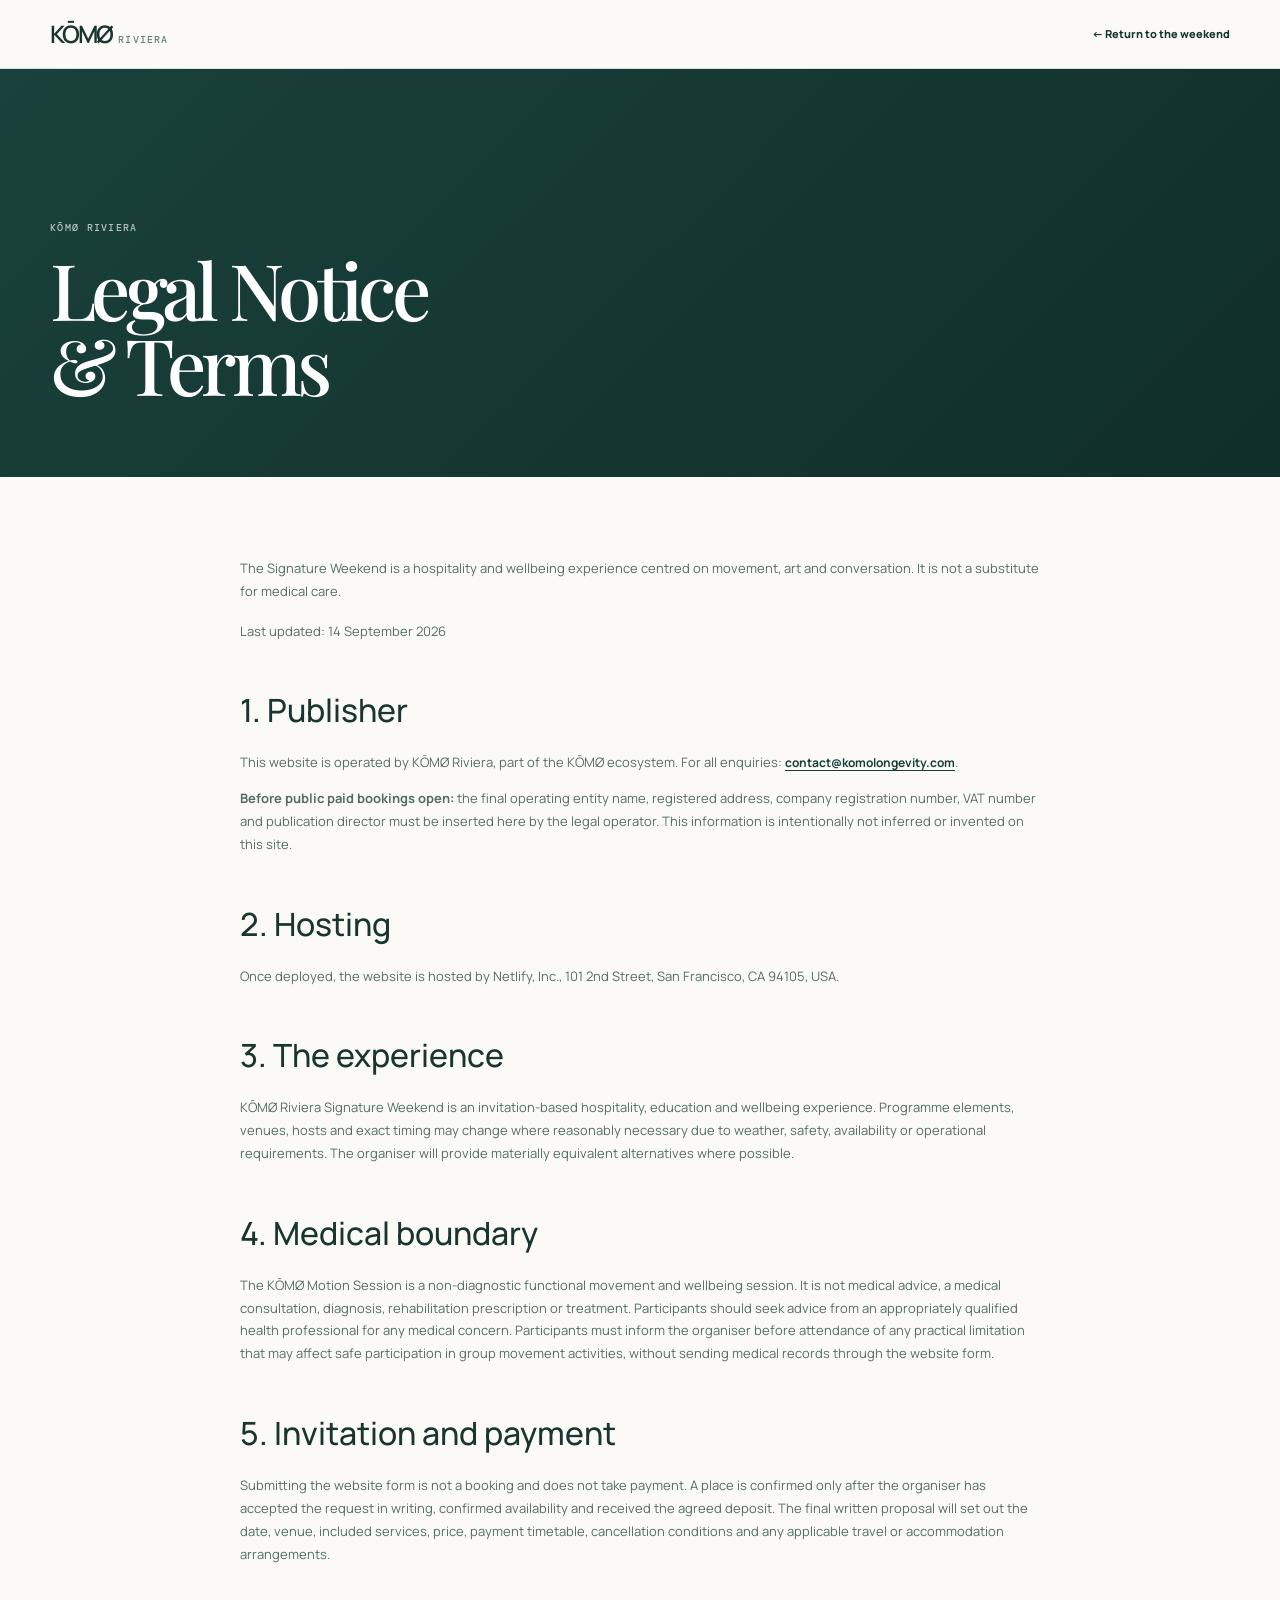
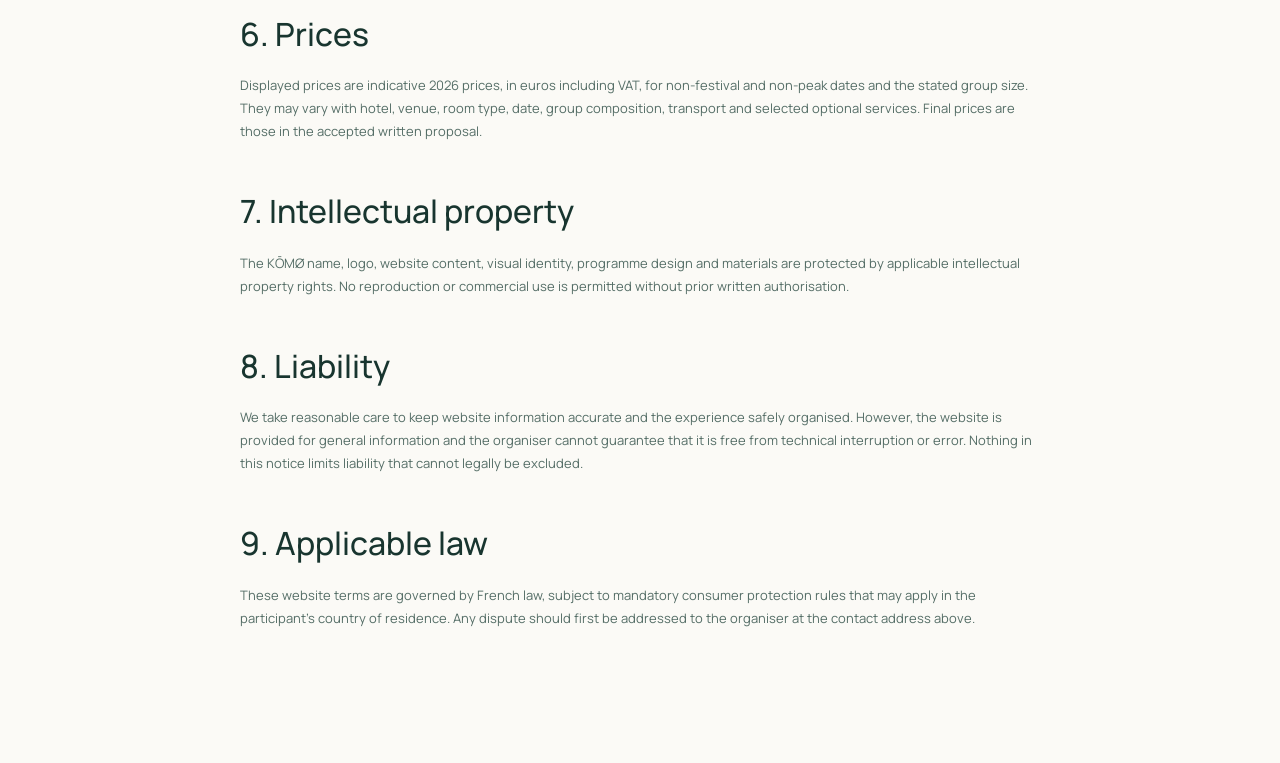
<file: legal.html>
<!doctype html>
<html lang="en">
<head>
  <meta charset="utf-8"><meta name="viewport" content="width=device-width, initial-scale=1">
  <meta name="description" content="KŌMØ Riviera Signature Weekend legal notice and participation terms.">
  <meta name="theme-color" content="#133a35">
  <title>Legal Notice — KŌMØ Riviera</title>
  <link rel="preconnect" href="https://fonts.googleapis.com"><link rel="preconnect" href="https://fonts.gstatic.com" crossorigin>
  <link href="https://fonts.googleapis.com/css2?family=DM+Mono:wght@400;500&family=Manrope:wght@400;600;700&family=Playfair+Display:ital,wght@0,500;0,600;1,500&display=swap" rel="stylesheet">
  <link rel="stylesheet" href="styles.css">
  <style>
    .policy-hero{padding:153px 0 75px;color:var(--white);background:linear-gradient(135deg,#1a413b,#102e2a)}.policy-hero h1{margin:0;font:500 clamp(48px,7vw,78px)/.96 var(--serif);letter-spacing:-.06em}.policy-main{max-width:800px;padding:80px 0 120px}.policy-main h2{margin:43px 0 14px;font-size:32px}.policy-main h3{margin:27px 0 7px;font:700 14px/1.4 var(--sans);letter-spacing:0}.policy-main p,.policy-main li{color:#546d66;font-size:13px;line-height:1.76}.policy-main ul{padding-left:21px}.policy-meta{margin-top:17px;color:#71817c;font-size:11px}.policy-nav{padding:22px 0;border-bottom:1px solid var(--line)}.policy-nav .brand{color:var(--ink)}.policy-nav .brand small{color:#69817a}.policy-nav a:last-child{margin-left:auto;font-size:11px;font-weight:800}@media(max-width:560px){.policy-main{padding:55px 0 80px}}
  </style>
</head>
<body>
  <header class="policy-nav"><div class="shell" style="display:flex;align-items:center"><a class="brand" href="index.html"><span>KŌMØ</span><small>Riviera</small></a><a href="index.html">← Return to the weekend</a></div></header>
  <main>
    <section class="policy-hero"><div class="shell"><p class="eyebrow light">KŌMØ Riviera</p><h1>Legal Notice<br>&amp; Terms</h1></div></section>
    <article class="shell policy-main">
      <p class="lead">The Signature Weekend is a hospitality and wellbeing experience centred on movement, art and conversation. It is not a substitute for medical care.</p>
      <p class="policy-meta">Last updated: 14 September 2026</p>
      <h2>1. Publisher</h2>
      <p>This website is operated by KŌMØ Riviera, part of the KŌMØ ecosystem. For all enquiries: <a href="mailto:contact@komolongevity.com" class="text-link">contact@komolongevity.com</a>.</p>
      <p><strong>Before public paid bookings open:</strong> the final operating entity name, registered address, company registration number, VAT number and publication director must be inserted here by the legal operator. This information is intentionally not inferred or invented on this site.</p>
      <h2>2. Hosting</h2>
      <p>Once deployed, the website is hosted by Netlify, Inc., 101 2nd Street, San Francisco, CA 94105, USA.</p>
      <h2>3. The experience</h2>
      <p>KŌMØ Riviera Signature Weekend is an invitation-based hospitality, education and wellbeing experience. Programme elements, venues, hosts and exact timing may change where reasonably necessary due to weather, safety, availability or operational requirements. The organiser will provide materially equivalent alternatives where possible.</p>
      <h2>4. Medical boundary</h2>
      <p>The KŌMØ Motion Session is a non-diagnostic functional movement and wellbeing session. It is not medical advice, a medical consultation, diagnosis, rehabilitation prescription or treatment. Participants should seek advice from an appropriately qualified health professional for any medical concern. Participants must inform the organiser before attendance of any practical limitation that may affect safe participation in group movement activities, without sending medical records through the website form.</p>
      <h2>5. Invitation and payment</h2>
      <p>Submitting the website form is not a booking and does not take payment. A place is confirmed only after the organiser has accepted the request in writing, confirmed availability and received the agreed deposit. The final written proposal will set out the date, venue, included services, price, payment timetable, cancellation conditions and any applicable travel or accommodation arrangements.</p>
      <h2>6. Prices</h2>
      <p>Displayed prices are indicative 2026 prices, in euros including VAT, for non-festival and non-peak dates and the stated group size. They may vary with hotel, venue, room type, date, group composition, transport and selected optional services. Final prices are those in the accepted written proposal.</p>
      <h2>7. Intellectual property</h2>
      <p>The KŌMØ name, logo, website content, visual identity, programme design and materials are protected by applicable intellectual property rights. No reproduction or commercial use is permitted without prior written authorisation.</p>
      <h2>8. Liability</h2>
      <p>We take reasonable care to keep website information accurate and the experience safely organised. However, the website is provided for general information and the organiser cannot guarantee that it is free from technical interruption or error. Nothing in this notice limits liability that cannot legally be excluded.</p>
      <h2>9. Applicable law</h2>
      <p>These website terms are governed by French law, subject to mandatory consumer protection rules that may apply in the participant’s country of residence. Any dispute should first be addressed to the organiser at the contact address above.</p>
    </article>
  </main>
</body>
</html>
</file>
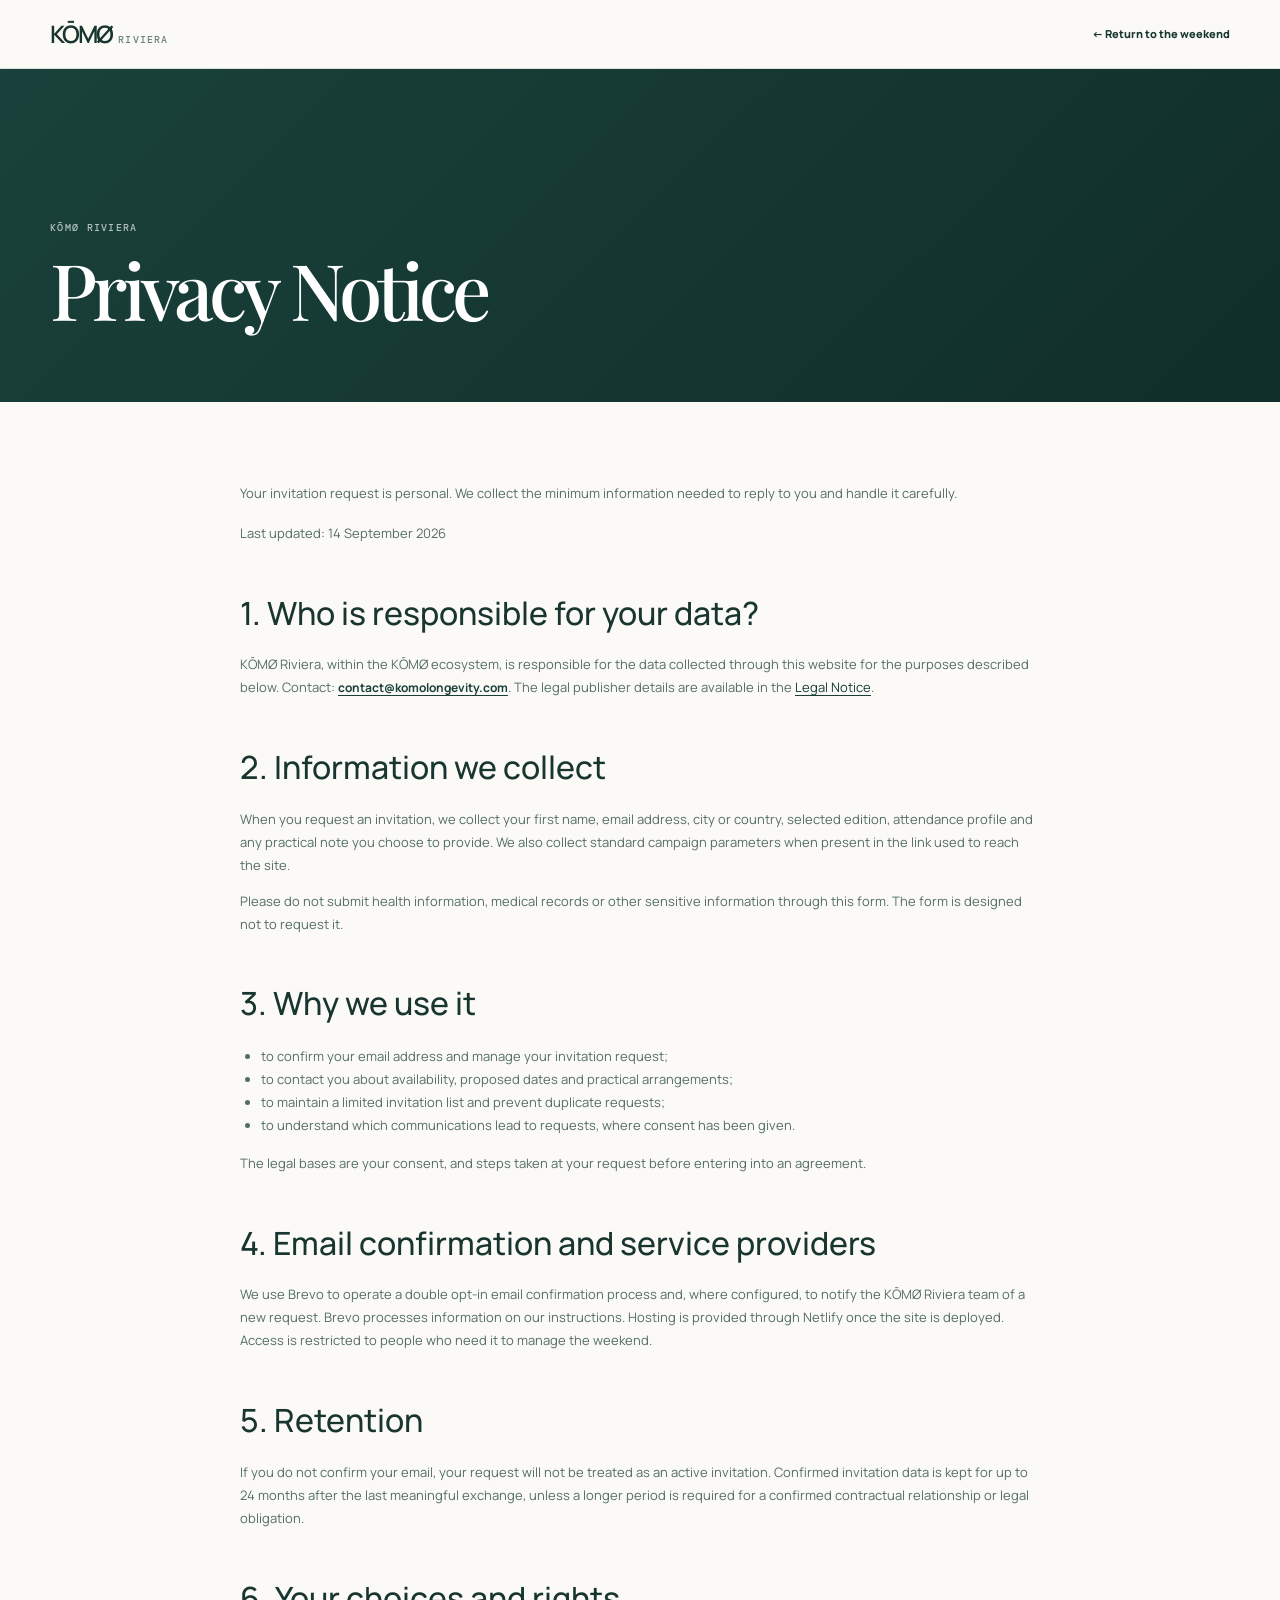
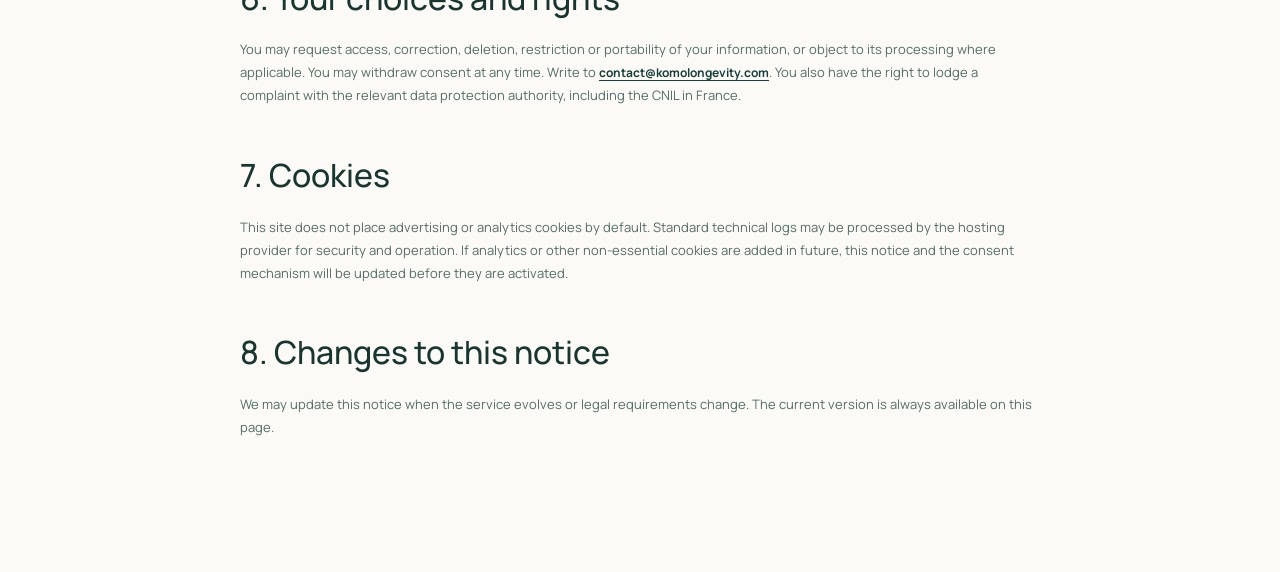
<file: privacy.html>
<!doctype html>
<html lang="en">
<head>
  <meta charset="utf-8"><meta name="viewport" content="width=device-width, initial-scale=1">
  <meta name="description" content="KŌMØ Riviera Signature Weekend Privacy Notice.">
  <meta name="theme-color" content="#133a35">
  <title>Privacy Notice — KŌMØ Riviera</title>
  <link rel="preconnect" href="https://fonts.googleapis.com"><link rel="preconnect" href="https://fonts.gstatic.com" crossorigin>
  <link href="https://fonts.googleapis.com/css2?family=DM+Mono:wght@400;500&family=Manrope:wght@400;600;700&family=Playfair+Display:ital,wght@0,500;0,600;1,500&display=swap" rel="stylesheet">
  <link rel="stylesheet" href="styles.css">
  <style>
    .policy-hero{padding:153px 0 75px;color:var(--white);background:linear-gradient(135deg,#1a413b,#102e2a)}.policy-hero h1{margin:0;font:500 clamp(48px,7vw,78px)/.96 var(--serif);letter-spacing:-.06em}.policy-main{max-width:800px;padding:80px 0 120px}.policy-main h2{margin:43px 0 14px;font-size:32px}.policy-main h3{margin:27px 0 7px;font:700 14px/1.4 var(--sans);letter-spacing:0}.policy-main p,.policy-main li{color:#546d66;font-size:13px;line-height:1.76}.policy-main ul{padding-left:21px}.policy-meta{margin-top:17px;color:#71817c;font-size:11px}.policy-nav{padding:22px 0;border-bottom:1px solid var(--line)}.policy-nav .brand{color:var(--ink)}.policy-nav .brand small{color:#69817a}.policy-nav a:last-child{margin-left:auto;font-size:11px;font-weight:800}@media(max-width:560px){.policy-main{padding:55px 0 80px}}
  </style>
</head>
<body>
  <header class="policy-nav"><div class="shell" style="display:flex;align-items:center"><a class="brand" href="index.html"><span>KŌMØ</span><small>Riviera</small></a><a href="index.html">← Return to the weekend</a></div></header>
  <main>
    <section class="policy-hero"><div class="shell"><p class="eyebrow light">KŌMØ Riviera</p><h1>Privacy Notice</h1></div></section>
    <article class="shell policy-main">
      <p class="lead">Your invitation request is personal. We collect the minimum information needed to reply to you and handle it carefully.</p>
      <p class="policy-meta">Last updated: 14 September 2026</p>
      <h2>1. Who is responsible for your data?</h2>
      <p>KŌMØ Riviera, within the KŌMØ ecosystem, is responsible for the data collected through this website for the purposes described below. Contact: <a href="mailto:contact@komolongevity.com" class="text-link">contact@komolongevity.com</a>. The legal publisher details are available in the <a href="legal.html">Legal Notice</a>.</p>
      <h2>2. Information we collect</h2>
      <p>When you request an invitation, we collect your first name, email address, city or country, selected edition, attendance profile and any practical note you choose to provide. We also collect standard campaign parameters when present in the link used to reach the site.</p>
      <p>Please do not submit health information, medical records or other sensitive information through this form. The form is designed not to request it.</p>
      <h2>3. Why we use it</h2>
      <ul>
        <li>to confirm your email address and manage your invitation request;</li>
        <li>to contact you about availability, proposed dates and practical arrangements;</li>
        <li>to maintain a limited invitation list and prevent duplicate requests;</li>
        <li>to understand which communications lead to requests, where consent has been given.</li>
      </ul>
      <p>The legal bases are your consent, and steps taken at your request before entering into an agreement.</p>
      <h2>4. Email confirmation and service providers</h2>
      <p>We use Brevo to operate a double opt-in email confirmation process and, where configured, to notify the KŌMØ Riviera team of a new request. Brevo processes information on our instructions. Hosting is provided through Netlify once the site is deployed. Access is restricted to people who need it to manage the weekend.</p>
      <h2>5. Retention</h2>
      <p>If you do not confirm your email, your request will not be treated as an active invitation. Confirmed invitation data is kept for up to 24 months after the last meaningful exchange, unless a longer period is required for a confirmed contractual relationship or legal obligation.</p>
      <h2>6. Your choices and rights</h2>
      <p>You may request access, correction, deletion, restriction or portability of your information, or object to its processing where applicable. You may withdraw consent at any time. Write to <a href="mailto:contact@komolongevity.com" class="text-link">contact@komolongevity.com</a>. You also have the right to lodge a complaint with the relevant data protection authority, including the CNIL in France.</p>
      <h2>7. Cookies</h2>
      <p>This site does not place advertising or analytics cookies by default. Standard technical logs may be processed by the hosting provider for security and operation. If analytics or other non-essential cookies are added in future, this notice and the consent mechanism will be updated before they are activated.</p>
      <h2>8. Changes to this notice</h2>
      <p>We may update this notice when the service evolves or legal requirements change. The current version is always available on this page.</p>
    </article>
  </main>
</body>
</html>
</file>
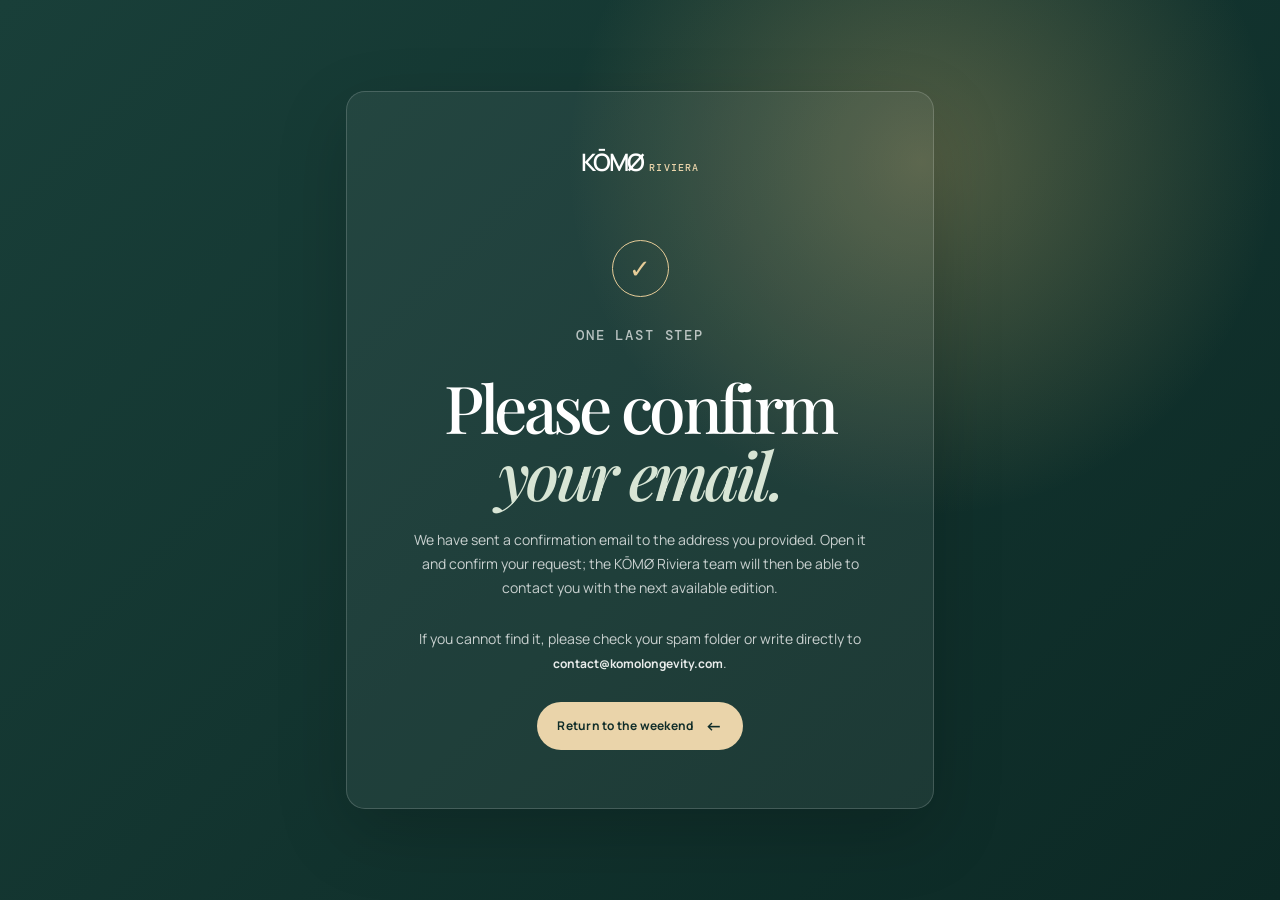
<file: thank-you.html>
<!doctype html>
<html lang="en">
<head>
  <meta charset="utf-8"><meta name="viewport" content="width=device-width, initial-scale=1">
  <meta name="robots" content="noindex">
  <meta name="theme-color" content="#133a35">
  <title>Confirm your email — KŌMØ Riviera</title>
  <link rel="preconnect" href="https://fonts.googleapis.com"><link rel="preconnect" href="https://fonts.gstatic.com" crossorigin>
  <link href="https://fonts.googleapis.com/css2?family=DM+Mono:wght@400;500&family=Manrope:wght@400;600;700&family=Playfair+Display:ital,wght@0,500;0,600;1,500&display=swap" rel="stylesheet">
  <link rel="stylesheet" href="styles.css">
  <style>
    .confirmation { min-height: 100vh; display:grid; place-items:center; padding:32px 0; color:var(--white); background:radial-gradient(circle at 72% 18%,rgba(214,180,109,.33),transparent 30%),linear-gradient(135deg,#193f39,#0c2925); }
    .confirmation-card { max-width:670px; padding:58px; text-align:center; border:1px solid rgba(255,255,255,.17); border-radius:19px; background:rgba(255,255,255,.06); box-shadow:0 25px 70px rgba(0,0,0,.18); }
    .confirmation-card .brand { justify-content:center; margin-bottom:66px; }
    .confirmation-card h1 { margin:0 0 19px; font:500 clamp(43px,6vw,66px)/1.02 var(--serif); letter-spacing:-.055em; }
    .confirmation-card h1 em { color:#d8e5d5; font-style:italic; }
    .confirmation-card p { max-width:470px; margin:0 auto 27px; color:rgba(255,255,255,.76); font-size:14px; line-height:1.72; }
    .confirmation-icon { width:57px; height:57px; display:grid; place-items:center; margin:0 auto 26px; border:1px solid #e6cc98; border-radius:50%; color:#e6cc98; font-size:26px; }
    @media(max-width:560px){.confirmation-card{padding:36px 22px}.confirmation-card .brand{margin-bottom:45px}}
  </style>
</head>
<body>
  <main class="confirmation">
    <div class="confirmation-card">
      <a class="brand" href="index.html"><span>KŌMØ</span><small>Riviera</small></a>
      <div class="confirmation-icon">✓</div>
      <p class="eyebrow light">One last step</p>
      <h1>Please confirm<br><em>your email.</em></h1>
      <p>We have sent a confirmation email to the address you provided. Open it and confirm your request; the KŌMØ Riviera team will then be able to contact you with the next available edition.</p>
      <p>If you cannot find it, please check your spam folder or write directly to <a href="mailto:contact@komolongevity.com" class="text-link text-link-light">contact@komolongevity.com</a>.</p>
      <a class="button button-sand" href="index.html">Return to the weekend <span>←</span></a>
    </div>
  </main>
</body>
</html>
</file>
<file: styles.css>
:root {
  --forest: #183e39;
  --forest-deep: #102d29;
  --ink: #18352f;
  --cream: #f5f0e7;
  --paper: #fbfaf6;
  --sand: #d9b57a;
  --sand-soft: #ead4aa;
  --sage: #a4b7a8;
  --muted: #667972;
  --line: rgba(24, 62, 57, .14);
  --white: #ffffff;
  --serif: "Playfair Display", Georgia, serif;
  --sans: "Manrope", Arial, sans-serif;
  --mono: "DM Mono", monospace;
}

* { box-sizing: border-box; }

html { scroll-behavior: smooth; scroll-padding-top: 92px; }

body {
  margin: 0;
  color: var(--ink);
  background: var(--paper);
  font: 400 15px/1.62 var(--sans);
  -webkit-font-smoothing: antialiased;
  text-rendering: optimizeLegibility;
}

body.menu-open { overflow: hidden; }

img { max-width: 100%; display: block; }

a { color: inherit; text-decoration: none; }

button,
input,
select,
textarea { font: inherit; }

button { cursor: pointer; }

h1, h2, h3, p, figure { margin-top: 0; }

h1, h2, h3 { font-weight: 500; }

h1 em, h2 em { color: var(--sand); font-style: italic; }

::selection { color: var(--forest-deep); background: var(--sand-soft); }

.shell { width: min(1180px, calc(100% - 56px)); margin-inline: auto; }

.sr-only {
  width: 1px;
  height: 1px;
  position: absolute;
  overflow: hidden;
  clip: rect(0, 0, 0, 0);
  white-space: nowrap;
}

.skip-link {
  z-index: 20;
  position: fixed;
  top: 12px;
  left: 12px;
  padding: 10px 14px;
  color: var(--forest);
  background: var(--sand);
  transform: translateY(-160%);
  transition: transform .2s ease;
}

.skip-link:focus { transform: translateY(0); }

.eyebrow {
  margin: 0 0 18px;
  color: #73877e;
  font: 500 10px/1.2 var(--mono);
  letter-spacing: .13em;
  text-transform: uppercase;
}

.eyebrow.light { color: rgba(255, 255, 255, .68); }

.lead { font-size: 17px; line-height: 1.65; }

.button {
  min-height: 48px;
  display: inline-flex;
  align-items: center;
  justify-content: center;
  gap: 12px;
  padding: 13px 19px;
  border: 1px solid transparent;
  border-radius: 999px;
  font-size: 12px;
  font-weight: 700;
  letter-spacing: .02em;
  transition: transform .2s ease, background .2s ease, border-color .2s ease;
}

.button:hover { transform: translateY(-2px); }

.button span,
.text-link span { font-size: 17px; line-height: 0; }

.button-sand { color: var(--forest-deep); background: var(--sand-soft); }

.button-sand:hover { background: #f1dfbd; }

.button-forest { color: var(--white); background: var(--forest); }

.button-forest:hover { background: #244d46; }

.text-link {
  display: inline-flex;
  align-items: center;
  gap: 8px;
  color: var(--forest);
  font-size: 12px;
  font-weight: 700;
}

.text-link:hover { color: #6a4a1d; }

.text-link-light { color: rgba(255, 255, 255, .9); }

.text-link-light:hover { color: var(--sand-soft); }

/* Header */
.site-header {
  z-index: 10;
  width: 100%;
  position: absolute;
  top: 0;
  left: 0;
  color: var(--white);
}

.nav-shell {
  min-height: 86px;
  display: flex;
  align-items: center;
  justify-content: space-between;
  border-bottom: 1px solid rgba(255, 255, 255, .17);
}

.brand {
  display: inline-flex;
  align-items: baseline;
  gap: 6px;
  color: inherit;
  font: 600 24px/1 var(--sans);
  letter-spacing: -.08em;
}

.brand small {
  color: var(--sand-soft);
  font: 500 10px/1 var(--mono);
  letter-spacing: .11em;
  text-transform: uppercase;
}

.site-nav { display: flex; align-items: center; gap: 27px; }

.site-nav > a {
  color: rgba(255, 255, 255, .84);
  font-size: 12px;
  font-weight: 600;
}

.site-nav > a:hover { color: var(--white); }

.site-nav .nav-cta {
  padding: 10px 15px;
  color: var(--forest-deep);
  background: var(--sand-soft);
  border-radius: 999px;
}

.nav-cta span { font-size: 16px; }

.nav-toggle { display: none; }

/* Hero */
.hero {
  min-height: min(710px, 92svh);
  position: relative;
  isolation: isolate;
  overflow: hidden;
  color: var(--white);
  background: var(--forest-deep);
}

.hero-photo,
.hero-wash {
  z-index: -2;
  position: absolute;
  inset: 0;
  width: 100%;
  height: 100%;
}

.hero-photo { object-fit: cover; object-position: 50% 58%; }

.hero-wash {
  z-index: -1;
  background:
    linear-gradient(90deg, rgba(11, 37, 34, .84) 0%, rgba(12, 39, 36, .58) 43%, rgba(9, 31, 28, .21) 100%),
    linear-gradient(0deg, rgba(10, 35, 32, .48), transparent 44%);
}

.hero-inner {
  min-height: min(710px, 92svh);
  display: flex;
  flex-direction: column;
  justify-content: flex-end;
  align-items: flex-start;
  padding-top: 148px;
  padding-bottom: 48px;
}

.hero h1 {
  max-width: 800px;
  margin: 0;
  font: 500 clamp(52px, 6.5vw, 89px)/.98 var(--serif);
  letter-spacing: -.06em;
}

.hero-copy {
  max-width: 555px;
  margin: 24px 0 27px;
  color: rgba(255, 255, 255, .89);
  font-size: 16px;
  line-height: 1.63;
}

.hero-actions { display: flex; align-items: center; gap: 23px; }

.hero-facts {
  width: 100%;
  display: grid;
  grid-template-columns: repeat(3, minmax(0, 1fr));
  gap: 20px;
  margin-top: 67px;
  padding-top: 18px;
  border-top: 1px solid rgba(255, 255, 255, .24);
}

.hero-facts div { display: grid; gap: 3px; }

.hero-facts strong { font-size: 13px; }

.hero-facts span { color: rgba(255, 255, 255, .7); font-size: 11px; }

/* Shared sections */
.intro,
.motion-grid { display: grid; grid-template-columns: 1fr 1fr; gap: clamp(42px, 7vw, 110px); align-items: center; }

.intro { padding-top: 100px; padding-bottom: 100px; }

.intro h2,
.motion-copy h2,
.section-heading h2 {
  margin: 0;
  font: 500 clamp(40px, 4vw, 62px)/1.02 var(--serif);
  letter-spacing: -.055em;
}

.intro-copy { max-width: 530px; }

.intro-copy .lead { margin: 26px 0 32px; color: #4e655e; }

.mini-points {
  max-width: 460px;
  display: grid;
  gap: 12px;
  padding-top: 19px;
  border-top: 1px solid var(--line);
}

.mini-points p { margin: 0; color: #526861; font-size: 13px; }

.mini-points span {
  display: inline-block;
  min-width: 36px;
  color: #9c8055;
  font: 500 10px var(--mono);
}

.mini-points b { color: var(--forest); }

.intro-image,
.motion-image { margin: 0; }

.intro-image img {
  width: 100%;
  min-height: 460px;
  object-fit: cover;
  border-radius: 2px;
}

.intro-image figcaption {
  margin-top: 11px;
  color: #81918c;
  font: 400 10px/1.4 var(--mono);
}

/* Programme */
.section-dark { color: var(--white); background: var(--forest-deep); }

.programme { padding: 94px 0 100px; }

.section-heading {
  display: grid;
  grid-template-columns: minmax(0, 1fr) minmax(260px, 390px);
  align-items: end;
  gap: 48px;
}

.section-heading > p { max-width: 390px; margin: 0 0 4px; color: #9db3aa; font-size: 13px; line-height: 1.65; }

.programme-heading h2 { color: var(--white); }

.day-grid { display: grid; grid-template-columns: repeat(3, 1fr); gap: 13px; margin-top: 48px; }

.day-card {
  min-height: 330px;
  padding: 27px 24px;
  border: 1px solid rgba(255, 255, 255, .18);
  background: rgba(255, 255, 255, .035);
}

.day-card.featured { border-color: rgba(232, 211, 167, .65); background: rgba(232, 211, 167, .09); }

.day-card-top { display: flex; justify-content: space-between; gap: 10px; margin-bottom: 49px; color: var(--sand-soft); font: 500 10px/1.2 var(--mono); letter-spacing: .08em; text-transform: uppercase; }

.day-card h3 { min-height: 55px; margin: 0 0 25px; color: var(--white); font: 500 28px/1.02 var(--serif); letter-spacing: -.04em; }

.agenda { display: grid; gap: 12px; margin: 0; padding: 0; list-style: none; }

.agenda li { display: grid; grid-template-columns: 42px 1fr; gap: 9px; align-items: baseline; color: rgba(255, 255, 255, .78); font-size: 11px; line-height: 1.44; }

.agenda b { color: var(--sand-soft); font: 500 10px var(--mono); }

/* Motion */
.motion-section { padding: 96px 0; background: #eef0e8; }

.motion-image img { width: 100%; min-height: 500px; object-fit: cover; }

.motion-copy .lead { margin: 25px 0 28px; color: #4f675e; }

.motion-list { display: grid; gap: 0; border-top: 1px solid var(--line); }

.motion-list p {
  display: grid;
  grid-template-columns: 110px 1fr;
  gap: 13px;
  margin: 0;
  padding: 13px 0;
  border-bottom: 1px solid var(--line);
  color: #647970;
  font-size: 12px;
  line-height: 1.5;
}

.motion-list b { color: var(--forest); font-size: 12px; }

.note { max-width: 520px; margin: 20px 0 0; color: #7c8d87; font-size: 10px; line-height: 1.6; }

/* Included and editions */
.what-included { padding-top: 88px; padding-bottom: 91px; }

.compact-heading { align-items: center; }

.included-grid {
  display: grid;
  grid-template-columns: repeat(4, 1fr);
  margin-top: 41px;
  border-top: 1px solid var(--line);
  border-bottom: 1px solid var(--line);
}

.included-grid p {
  min-height: 105px;
  display: flex;
  flex-direction: column;
  justify-content: center;
  gap: 11px;
  margin: 0;
  padding: 17px 20px;
  border-right: 1px solid var(--line);
  color: #40574f;
  font-size: 12px;
  line-height: 1.48;
}

.included-grid p:first-child { padding-left: 0; }

.included-grid p:last-child { border-right: 0; }

.included-grid span { color: #a58451; font: 500 10px var(--mono); }

.editions { padding-top: 85px; padding-bottom: 100px; }

.edition-grid { display: grid; grid-template-columns: repeat(3, 1fr); gap: 14px; margin-top: 42px; }

.edition-card {
  min-height: 312px;
  display: flex;
  flex-direction: column;
  align-items: flex-start;
  padding: 27px 25px 24px;
  border: 1px solid var(--line);
  background: var(--white);
}

.edition-card.edition-featured { color: var(--white); background: var(--forest); border-color: var(--forest); }

.edition-label { margin: 0 0 42px; color: #8a7961; font: 500 10px/1.1 var(--mono); letter-spacing: .09em; text-transform: uppercase; }

.edition-featured .edition-label { color: var(--sand-soft); }

.edition-card h3 { margin: 0 0 10px; font: 500 30px/1.04 var(--serif); letter-spacing: -.04em; }

.price { margin: 0 0 17px; font: 500 27px/1 var(--serif); letter-spacing: -.04em; }

.price small { color: inherit; font: 500 10px var(--sans); letter-spacing: 0; }

.edition-card > p:not(.edition-label):not(.price) { max-width: 290px; margin-bottom: auto; color: #5d716a; font-size: 12px; line-height: 1.55; }

.edition-featured > p:not(.edition-label):not(.price) { color: rgba(255, 255, 255, .71); }

.edition-card .button,
.edition-card .text-link { margin-top: 23px; }

.edition-featured .button { padding-inline: 16px; }

.price-note { margin: 17px 0 0; color: #7c8e87; font-size: 10px; line-height: 1.55; }


/* KŌMØ experience bridge */
.ecosystem-band { color: var(--white); background: #285149; }
.ecosystem-inner { display: grid; grid-template-columns: minmax(0, .92fr) minmax(430px, 1.08fr); gap: clamp(45px, 7vw, 106px); align-items: center; padding-top: 63px; padding-bottom: 63px; }
.ecosystem-copy h2 { max-width: 590px; margin: 0; font: 500 clamp(35px, 3.7vw, 54px)/1.03 var(--serif); letter-spacing: -.05em; }
.ecosystem-copy > p:not(.eyebrow) { max-width: 520px; margin: 19px 0 24px; color: rgba(255,255,255,.75); font-size: 13px; line-height: 1.68; }
.ecosystem-path { display: grid; grid-template-columns: repeat(3, 1fr); border-top: 1px solid rgba(255,255,255,.2); border-bottom: 1px solid rgba(255,255,255,.2); }
.ecosystem-path article { min-height: 151px; display: flex; flex-direction: column; justify-content: center; gap: 9px; padding: 18px 17px; border-right: 1px solid rgba(255,255,255,.2); }
.ecosystem-path article:first-child { padding-left: 0; }
.ecosystem-path article:last-child { border-right: 0; }
.ecosystem-path span { color: var(--sand-soft); font: 500 10px var(--mono); }
.ecosystem-path h3 { margin: 0; color: var(--white); font: 500 23px/1 var(--serif); letter-spacing: -.035em; }
.ecosystem-path p { margin: 0; color: rgba(255,255,255,.69); font-size: 11px; line-height: 1.52; }


/* Host */
.host-strip { color: var(--white); background: #2d514a; }

.host-strip-inner {
  min-height: 230px;
  display: grid;
  grid-template-columns: .8fr 1.2fr auto;
  gap: 49px;
  align-items: center;
}

.host-strip h2 { margin: 0; font: 500 36px/1 var(--serif); letter-spacing: -.04em; }

.host-strip-inner > p { max-width: 520px; margin: 0; color: rgba(255, 255, 255, .76); font-size: 13px; line-height: 1.66; }

/* Form */
.apply-section { position: relative; isolation: isolate; overflow: hidden; color: var(--white); background: var(--forest-deep); }

.apply-photo,
.apply-wash { z-index: -2; position: absolute; inset: 0; width: 100%; height: 100%; }

.apply-photo { object-fit: cover; object-position: center 62%; filter: saturate(.75); }

.apply-wash {
  z-index: -1;
  background: linear-gradient(90deg, rgba(12, 42, 38, .95), rgba(13, 46, 42, .84) 53%, rgba(12, 42, 38, .72));
}

.apply-grid {
  display: grid;
  grid-template-columns: minmax(0, .8fr) minmax(450px, 1.2fr);
  gap: clamp(43px, 8vw, 120px);
  align-items: start;
  padding-top: 94px;
  padding-bottom: 98px;
}

.apply-intro { padding-top: 19px; }

.apply-intro h2 { margin: 0; font: 500 clamp(44px, 4.3vw, 66px)/1.01 var(--serif); letter-spacing: -.055em; }

.apply-intro > p:not(.eyebrow) { max-width: 360px; margin: 25px 0; color: rgba(255, 255, 255, .76); font-size: 14px; line-height: 1.65; }

.apply-facts { display: grid; gap: 8px; color: var(--sand-soft); font: 500 10px var(--mono); letter-spacing: .06em; text-transform: uppercase; }

.apply-facts span::before { content: "— "; color: rgba(255, 255, 255, .55); }

.application-form {
  display: grid;
  grid-template-columns: 1fr;
  gap: 14px;
  padding: 29px;
  border: 1px solid rgba(255, 255, 255, .24);
  background: rgba(8, 32, 29, .42);
  backdrop-filter: blur(6px);
}

.honeypot { position: absolute; left: -9999px; opacity: 0; }

.form-row { display: grid; grid-template-columns: 1fr 1fr; gap: 14px; }

.field { display: grid; gap: 6px; color: rgba(255, 255, 255, .78); font-size: 10px; font-weight: 600; letter-spacing: .02em; }

.field span { color: rgba(255, 255, 255, .52); font-weight: 400; }

.field input,
.field select,
.field textarea {
  width: 100%;
  min-height: 43px;
  padding: 10px 11px;
  border: 1px solid rgba(255, 255, 255, .26);
  border-radius: 0;
  outline: none;
  color: var(--white);
  background: rgba(255, 255, 255, .08);
  font-size: 13px;
  transition: border-color .2s ease, background .2s ease;
}

.field textarea { resize: vertical; min-height: 68px; }

.field input:focus,
.field select:focus,
.field textarea:focus { border-color: var(--sand-soft); background: rgba(255, 255, 255, .13); }

.field option { color: var(--forest); background: var(--white); }

.check {
  display: grid;
  grid-template-columns: 16px 1fr;
  gap: 9px;
  align-items: start;
  color: rgba(255, 255, 255, .7);
  font-size: 10px;
  line-height: 1.48;
}

.check input { width: 14px; height: 14px; margin: 1px 0 0; accent-color: var(--sand); }

.check a { color: var(--sand-soft); text-decoration: underline; text-underline-offset: 2px; }

.submit-button { justify-self: start; margin-top: 5px; }

.submit-button:disabled { cursor: wait; opacity: .65; transform: none; }

.form-status { min-height: 17px; margin: -4px 0 0; color: var(--sand-soft); font-size: 11px; }

.form-status.error { color: #ffb4a5; }

.form-footnote { margin: -2px 0 0; color: rgba(255, 255, 255, .58); font-size: 10px; line-height: 1.5; }

/* Footer */
.site-footer { color: rgba(255, 255, 255, .74); background: #112f2b; }

.footer-top {
  min-height: 114px;
  display: flex;
  align-items: center;
  justify-content: space-between;
  gap: 28px;
  border-bottom: 1px solid rgba(255, 255, 255, .16);
}

.footer-top > p { margin: 0; font-size: 12px; }

.footer-top > a:not(.brand) { color: var(--sand-soft); font-size: 12px; }

.footer-bottom {
  min-height: 62px;
  display: flex;
  align-items: center;
  justify-content: space-between;
  gap: 22px;
  color: rgba(255, 255, 255, .5);
  font: 400 10px var(--mono);
}

.footer-bottom > div { display: flex; flex-wrap: wrap; gap: 17px; }

.footer-bottom a:hover,
.image-credits a:hover { color: var(--sand-soft); }

.image-credits { padding-bottom: 18px; color: rgba(255, 255, 255, .37); font-size: 9px; }

/* Shared support for confirmation and policy pages */
.confirmation .brand { color: var(--white); }

.policy-nav .brand { color: var(--forest); }

.policy-nav .brand small { color: #a78552; }

.policy-main a { color: var(--forest); text-decoration: underline; text-underline-offset: 3px; }

@media (max-width: 900px) {
  .shell { width: min(100% - 40px, 740px); }
  .site-nav { gap: 18px; }
  .hero { min-height: 690px; }
  .hero-inner { min-height: 690px; }
  .intro,
  .motion-grid,
  .apply-grid { grid-template-columns: 1fr; }
  .intro-image { max-width: 620px; }
  .motion-image { max-width: 650px; }
  .section-heading { grid-template-columns: 1fr; gap: 20px; }
  .section-heading > p { max-width: 520px; }
  .day-grid { grid-template-columns: 1fr; }
  .day-card { min-height: 0; }
  .day-card h3 { min-height: 0; }
  .included-grid { grid-template-columns: 1fr 1fr; }
  .included-grid p:nth-child(2) { border-right: 0; }
  .included-grid p:nth-child(-n+2) { border-bottom: 1px solid var(--line); }
  .included-grid p:nth-child(3) { padding-left: 0; }
  .edition-grid { grid-template-columns: 1fr; max-width: 600px; }
  .edition-card { min-height: 0; }
  .edition-label { margin-bottom: 27px; }
  .host-strip-inner { min-height: 0; grid-template-columns: 1fr; gap: 20px; padding-top: 50px; padding-bottom: 50px; }
  .apply-intro { padding-top: 0; }
  .apply-grid { max-width: 650px; }
}

@media (max-width: 670px) {
  html { scroll-padding-top: 69px; }
  body { font-size: 14px; }
  .shell { width: calc(100% - 40px); }
  .nav-shell { min-height: 69px; }
  .brand { font-size: 22px; }
  .nav-toggle {
    width: 42px;
    height: 42px;
    display: grid;
    place-content: center;
    gap: 5px;
    padding: 0;
    border: 0;
    color: var(--white);
    background: transparent;
  }
  .nav-toggle i { width: 20px; height: 1px; display: block; background: currentColor; transition: transform .2s ease; }
  .nav-toggle[aria-expanded="true"] i:first-of-type { transform: translateY(3px) rotate(45deg); }
  .nav-toggle[aria-expanded="true"] i:last-of-type { transform: translateY(-3px) rotate(-45deg); }
  .site-nav {
    width: 100%;
    display: none;
    position: absolute;
    top: 69px;
    left: 0;
    flex-direction: column;
    align-items: stretch;
    gap: 0;
    padding: 16px 20px 22px;
    color: var(--forest);
    background: var(--paper);
    box-shadow: 0 18px 35px rgba(0, 0, 0, .12);
  }
  .site-nav.is-open { display: flex; }
  .site-nav > a { padding: 12px 0; color: var(--forest); border-bottom: 1px solid var(--line); }
  .site-nav .nav-cta { margin-top: 12px; padding: 13px 15px; text-align: center; border-bottom: 0; }
  .hero { min-height: 650px; }
  .hero-inner { min-height: 650px; padding-top: 120px; padding-bottom: 29px; }
  .hero-photo { object-position: 61% center; }
  .hero-wash { background: linear-gradient(90deg, rgba(11, 37, 34, .87), rgba(12, 39, 36, .45) 100%), linear-gradient(0deg, rgba(10, 35, 32, .48), transparent 48%); }
  .hero h1 { font-size: clamp(46px, 14vw, 68px); }
  .hero-copy { max-width: 420px; margin: 19px 0 24px; font-size: 14px; }
  .hero-actions { gap: 16px; flex-wrap: wrap; }
  .hero-facts { grid-template-columns: 1fr; gap: 10px; margin-top: 32px; padding-top: 13px; }
  .hero-facts div { grid-template-columns: 125px 1fr; align-items: baseline; gap: 7px; }
  .hero-facts span { font-size: 10px; }
  .intro { gap: 38px; padding-top: 64px; padding-bottom: 64px; }
  .intro h2,
  .motion-copy h2,
  .section-heading h2 { font-size: clamp(38px, 12vw, 53px); }
  .lead { font-size: 15px; }
  .intro-copy .lead { margin: 20px 0 25px; }
  .intro-image img { min-height: 330px; }
  .programme { padding: 63px 0 65px; }
  .day-grid { margin-top: 30px; }
  .day-card { padding: 22px 19px; }
  .day-card-top { margin-bottom: 30px; }
  .day-card h3 { margin-bottom: 21px; font-size: 26px; }
  .motion-section { padding: 65px 0; }
  .motion-grid { gap: 37px; }
  .motion-image img { min-height: 330px; }
  .motion-copy .lead { margin: 20px 0 24px; }
  .motion-list p { grid-template-columns: 85px 1fr; }
  .what-included { padding-top: 61px; padding-bottom: 63px; }
  .included-grid { grid-template-columns: 1fr; margin-top: 29px; }
  .included-grid p,
  .included-grid p:first-child,
  .included-grid p:nth-child(3) { min-height: 0; padding: 16px 0; border-right: 0; border-bottom: 1px solid var(--line); }
  .included-grid p:last-child { border-bottom: 0; }
  .editions { padding-top: 60px; padding-bottom: 65px; }
  .edition-grid { margin-top: 30px; }
  .edition-card { padding: 22px 19px; }
  .host-strip-inner { padding-top: 42px; padding-bottom: 42px; }
  .host-strip h2 { font-size: 33px; }
  .apply-grid { gap: 34px; padding-top: 63px; padding-bottom: 63px; }
  .apply-intro h2 { font-size: clamp(42px, 12vw, 58px); }
  .application-form { gap: 12px; padding: 20px; }
  .form-row { grid-template-columns: 1fr; gap: 12px; }
  .footer-top { min-height: 0; align-items: flex-start; flex-direction: column; gap: 14px; padding-top: 31px; padding-bottom: 28px; }
  .footer-bottom { min-height: 0; align-items: flex-start; flex-direction: column; gap: 15px; padding-top: 20px; padding-bottom: 18px; }
  .image-credits { padding-bottom: 22px; font-size: 8px; }
}

@media (prefers-reduced-motion: reduce) {
  html { scroll-behavior: auto; }
  *,
  *::before,
  *::after { transition-duration: .01ms !important; animation-duration: .01ms !important; animation-iteration-count: 1 !important; }
}

@media (max-width: 900px) {
  .ecosystem-inner { grid-template-columns: 1fr; gap: 33px; }
}

@media (max-width: 670px) {
  .ecosystem-inner { padding-top: 44px; padding-bottom: 45px; }
  .ecosystem-copy h2 { font-size: clamp(35px, 11vw, 49px); }
  .ecosystem-path { grid-template-columns: 1fr; }
  .ecosystem-path article,
  .ecosystem-path article:first-child { min-height: 0; padding: 16px 0; border-right: 0; border-bottom: 1px solid rgba(255,255,255,.2); }
  .ecosystem-path article:last-child { border-bottom: 0; }
}
</file>
